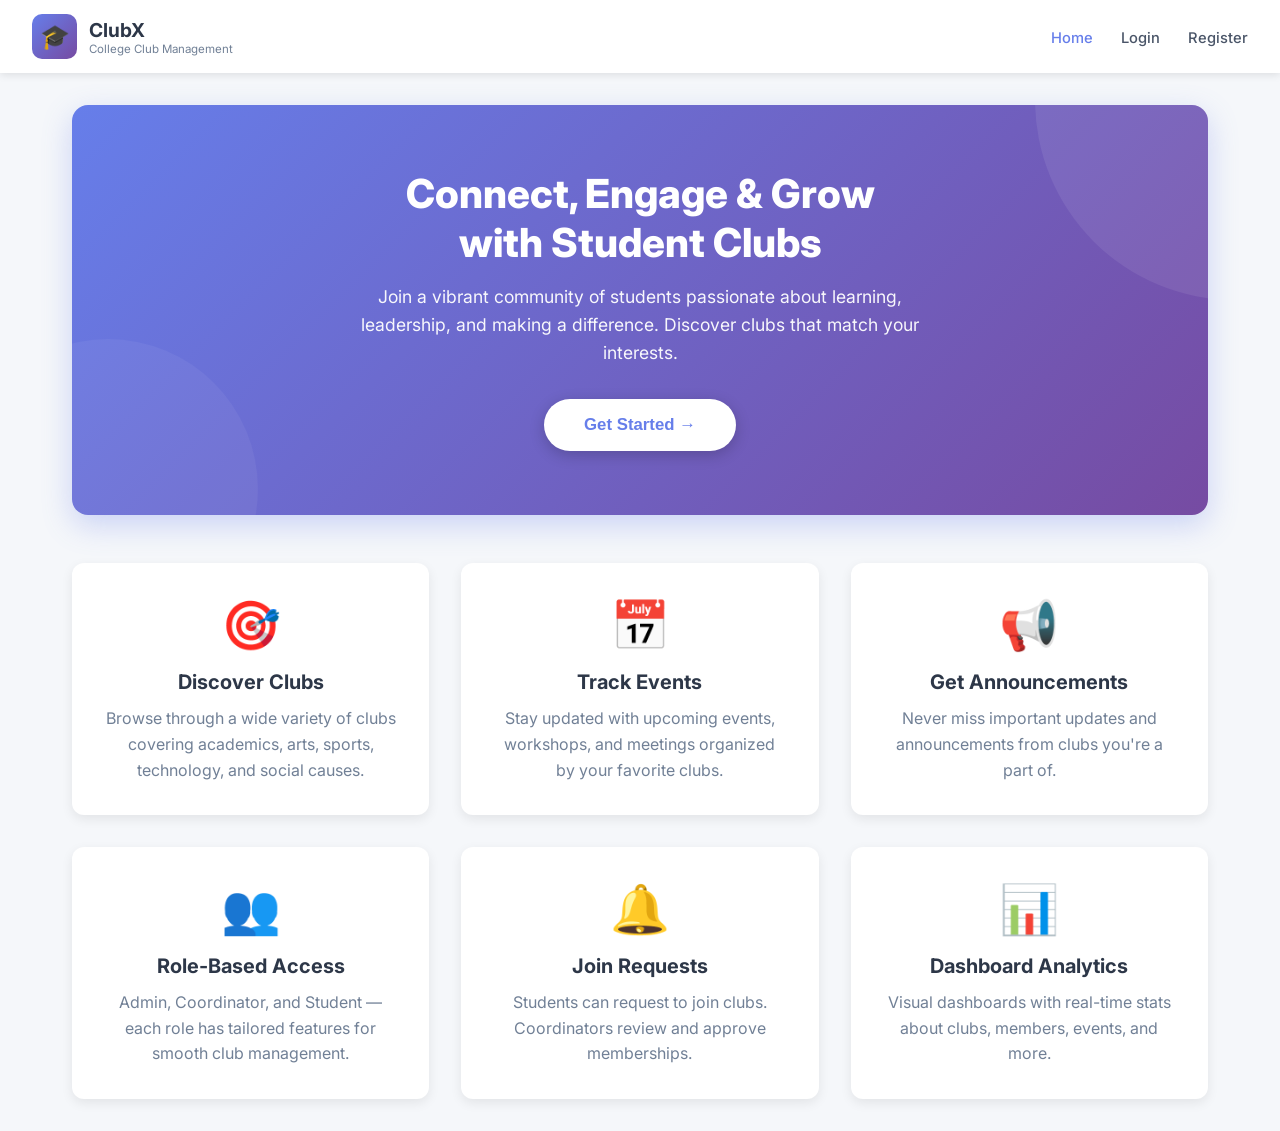
<file: index.html>
<!DOCTYPE html>
<html lang="en">

<head>
  <meta charset="UTF-8">
  <meta name="viewport" content="width=device-width, initial-scale=1.0">
  <title>College Club Management System</title>
  <meta name="description"
    content="Manage college clubs, events, and announcements. Join clubs, register for events, and stay updated.">
  <link rel="stylesheet" href="css/style.css">
</head>

<body>
  <div class="app-container">

    <!-- Navigation Bar -->
    <nav class="navbar">
      <div class="navbar-brand">
        <div class="brand-logo">🎓</div>
        <div class="brand-text">
          <h1>ClubX</h1>
          <p>College Club Management</p>
        </div>
      </div>
      <ul class="nav-links">
        <li><a href="#" class="nav-link active" data-page="home">Home</a></li>
        <li><a href="#" class="nav-link" data-page="login">Login</a></li>
        <li><a href="#" class="nav-link" data-page="register">Register</a></li>
      </ul>
    </nav>

    <!-- ========== HOME PAGE ========== -->
    <div id="home-page" class="page">
      <div class="page-content">
        <div class="hero-section">
          <h2>Connect, Engage & Grow<br>with Student Clubs</h2>
          <p>Join a vibrant community of students passionate about learning, leadership, and making a difference.
            Discover clubs that match your interests.</p>
          <button class="cta-button" onclick="navigateToPage('register')">Get Started →</button>
        </div>

        <div class="features-grid">
          <div class="feature-card">
            <div class="feature-icon">🎯</div>
            <h3>Discover Clubs</h3>
            <p>Browse through a wide variety of clubs covering academics, arts, sports, technology, and social causes.
            </p>
          </div>
          <div class="feature-card">
            <div class="feature-icon">📅</div>
            <h3>Track Events</h3>
            <p>Stay updated with upcoming events, workshops, and meetings organized by your favorite clubs.</p>
          </div>
          <div class="feature-card">
            <div class="feature-icon">📢</div>
            <h3>Get Announcements</h3>
            <p>Never miss important updates and announcements from clubs you're a part of.</p>
          </div>
          <div class="feature-card">
            <div class="feature-icon">👥</div>
            <h3>Role-Based Access</h3>
            <p>Admin, Coordinator, and Student — each role has tailored features for smooth club management.</p>
          </div>
          <div class="feature-card">
            <div class="feature-icon">🔔</div>
            <h3>Join Requests</h3>
            <p>Students can request to join clubs. Coordinators review and approve memberships.</p>
          </div>
          <div class="feature-card">
            <div class="feature-icon">📊</div>
            <h3>Dashboard Analytics</h3>
            <p>Visual dashboards with real-time stats about clubs, members, events, and more.</p>
          </div>
        </div>
      </div>
    </div>

    <!-- ========== LOGIN PAGE ========== -->
    <div id="login-page" class="page hidden">
      <div class="login-container">
        <div class="login-card">
          <h2>Welcome Back</h2>
          <p class="subtitle">Login to access your dashboard</p>
          <form id="login-form">
            <div class="form-group">
              <label for="login-email">Email Address</label>
              <input type="email" id="login-email" placeholder="you@college.edu" required>
            </div>
            <div class="form-group">
              <label for="login-password">Password</label>
              <input type="password" id="login-password" placeholder="Enter your password" required>
            </div>
            <button type="submit" class="login-button">Login</button>
          </form>

          <!-- Quick Login Demo Accounts -->
          <div class="demo-accounts">
            <p class="demo-title">⚡ Quick Login (Demo Accounts)</p>
            <div class="demo-buttons">
              <button class="demo-btn admin" onclick="quickLogin('admin@college.edu','admin123')">
                🔴 Admin
              </button>
              <button class="demo-btn coordinator" onclick="quickLogin('rahul@college.edu','coord123')">
                🟡 Coordinator
              </button>
              <button class="demo-btn student" onclick="quickLogin('priya@college.edu','student123')">
                🟢 Student
              </button>
            </div>
          </div>

          <div class="login-footer">
            <p>New user? <a href="#" onclick="navigateToPage('register')">Create an account</a></p>
          </div>
        </div>
      </div>
    </div>

    <!-- ========== REGISTER PAGE ========== -->
    <div id="register-page" class="page hidden">
      <div class="login-container">
        <div class="login-card" style="max-width: 500px;">
          <h2>Create Account</h2>
          <p class="subtitle">Join the club community</p>
          <form id="register-form">
            <div class="form-group">
              <label for="reg-name">Full Name</label>
              <input type="text" id="reg-name" placeholder="John Doe" required>
            </div>
            <div class="form-group">
              <label for="reg-email">Email Address</label>
              <input type="email" id="reg-email" placeholder="you@college.edu" required>
            </div>
            <div class="form-row">
              <div class="form-group">
                <label for="reg-phone">Phone Number</label>
                <input type="tel" id="reg-phone" placeholder="9876543210">
              </div>
              <div class="form-group">
                <label for="reg-department">Department</label>
                <input type="text" id="reg-department" placeholder="CSE">
              </div>
            </div>
            <div class="form-row">
              <div class="form-group">
                <label for="reg-year">Year</label>
                <select id="reg-year">
                  <option value="1">1st Year</option>
                  <option value="2">2nd Year</option>
                  <option value="3">3rd Year</option>
                  <option value="4">4th Year</option>
                </select>
              </div>
              <div class="form-group">
                <label for="reg-password">Password</label>
                <input type="password" id="reg-password" placeholder="Min 6 characters" required>
              </div>
            </div>
            <div class="form-group">
              <label>Register as</label>
              <div class="role-selector">
                <div class="role-option selected" data-role="student" onclick="selectRole(this)">
                  <span class="role-icon">🎓</span>
                  Student
                </div>
                <div class="role-option" data-role="coordinator" onclick="selectRole(this)">
                  <span class="role-icon">📋</span>
                  Coordinator
                </div>
              </div>
            </div>
            <button type="submit" class="login-button">Create Account</button>
          </form>
          <div class="login-footer">
            <p>Already have an account? <a href="#" onclick="navigateToPage('login')">Login here</a></p>
          </div>
        </div>
      </div>
    </div>

  </div>

  <!-- Database -->
  <script src="js/firebase-config.js"></script>
  <script src="js/auth.js"></script>
  <script>
    // --- Navigation ---
    document.querySelectorAll('.nav-link').forEach(link => {
      link.addEventListener('click', (e) => {
        e.preventDefault();
        navigateToPage(e.target.getAttribute('data-page'));
      });
    });

    // --- Role Selector ---
    let selectedRole = 'student';

    function selectRole(el) {
      document.querySelectorAll('.role-option').forEach(opt => opt.classList.remove('selected'));
      el.classList.add('selected');
      selectedRole = el.getAttribute('data-role');
    }

    // --- Login Form ---
    document.getElementById('login-form').addEventListener('submit', async (e) => {
      e.preventDefault();
      const email = document.getElementById('login-email').value.trim();
      const password = document.getElementById('login-password').value;
      await loginUser(email, password);
    });

    // --- Quick Login ---
    async function quickLogin(email, password) {
      document.getElementById('login-email').value = email;
      document.getElementById('login-password').value = password;
      await loginUser(email, password);
    }

    // --- Register Form ---
    document.getElementById('register-form').addEventListener('submit', async (e) => {
      e.preventDefault();
      const name = document.getElementById('reg-name').value.trim();
      const email = document.getElementById('reg-email').value.trim();
      const password = document.getElementById('reg-password').value;
      const phone = document.getElementById('reg-phone').value.trim();
      const department = document.getElementById('reg-department').value.trim();
      const year = document.getElementById('reg-year').value;

      if (password.length < 6) {
        showToast('Password must be at least 6 characters.', 'error');
        return;
      }

      await registerUser(name, email, password, selectedRole, department, year, phone);
    });
  </script>
</body>

</html>
</file>
<file: css/style.css>
/* ==========================================
   CLUB MANAGEMENT SYSTEM - SHARED STYLES
   ========================================== */

/* --- Reset & Base --- */
@import url('https://fonts.googleapis.com/css2?family=Inter:wght@300;400;500;600;700;800&display=swap');

* {
  margin: 0;
  padding: 0;
  box-sizing: border-box;
}

html,
body {
  height: 100%;
}

body {
  font-family: 'Inter', 'Segoe UI', Tahoma, Geneva, Verdana, sans-serif;
  background: #f5f7fa;
  min-height: 100%;
  overflow-x: hidden;
  color: #2d3748;
}

a {
  text-decoration: none;
  color: inherit;
}

/* --- CSS Variables --- */
:root {
  --primary: #667eea;
  --primary-dark: #5a67d8;
  --secondary: #764ba2;
  --gradient: linear-gradient(135deg, #667eea 0%, #764ba2 100%);
  --gradient-pink: linear-gradient(135deg, #f093fb 0%, #f5576c 100%);
  --gradient-blue: linear-gradient(135deg, #4facfe 0%, #00f2fe 100%);
  --gradient-green: linear-gradient(135deg, #43e97b 0%, #38f9d7 100%);
  --gradient-orange: linear-gradient(135deg, #fa709a 0%, #fee140 100%);
  --bg: #f5f7fa;
  --card-bg: #ffffff;
  --text: #2d3748;
  --text-secondary: #718096;
  --text-light: #a0aec0;
  --border: #e2e8f0;
  --shadow: 0 4px 12px rgba(0, 0, 0, 0.08);
  --shadow-lg: 0 10px 30px rgba(0, 0, 0, 0.15);
  --radius: 12px;
  --radius-sm: 8px;
}

/* --- App Container --- */
.app-container {
  width: 100%;
  min-height: 100%;
  background: var(--bg);
}

/* ==========================================
   NAVIGATION BAR
   ========================================== */
.navbar {
  background: var(--card-bg);
  box-shadow: 0 2px 8px rgba(0, 0, 0, 0.1);
  padding: 0.875rem 2rem;
  display: flex;
  justify-content: space-between;
  align-items: center;
  position: sticky;
  top: 0;
  z-index: 1000;
}

.navbar-brand {
  display: flex;
  align-items: center;
  gap: 0.75rem;
}

.brand-logo {
  width: 45px;
  height: 45px;
  background: var(--gradient);
  border-radius: 10px;
  display: flex;
  align-items: center;
  justify-content: center;
  font-size: 1.5rem;
  color: white;
}

.brand-text h1 {
  font-size: 1.2rem;
  color: var(--text);
  font-weight: 700;
}

.brand-text p {
  font-size: 0.72rem;
  color: var(--text-secondary);
}

.nav-links {
  display: flex;
  gap: 1.75rem;
  list-style: none;
  align-items: center;
}

.nav-links a {
  text-decoration: none;
  color: #4a5568;
  font-weight: 500;
  transition: color 0.3s;
  font-size: 0.92rem;
  cursor: pointer;
}

.nav-links a:hover,
.nav-links a.active {
  color: var(--primary);
}

.nav-user {
  display: flex;
  align-items: center;
  gap: 0.75rem;
}

.nav-avatar {
  width: 36px;
  height: 36px;
  border-radius: 50%;
  background: var(--gradient);
  display: flex;
  align-items: center;
  justify-content: center;
  color: white;
  font-weight: 600;
  font-size: 0.85rem;
}

.nav-user span {
  font-weight: 500;
  color: var(--text);
  font-size: 0.9rem;
}

.logout-btn {
  background: none;
  border: 2px solid var(--border);
  padding: 0.5rem 1rem;
  border-radius: var(--radius-sm);
  font-weight: 500;
  cursor: pointer;
  transition: all 0.3s;
  color: #e53e3e;
  font-size: 0.85rem;
}

.logout-btn:hover {
  background: #fff5f5;
  border-color: #e53e3e;
}

/* ==========================================
   PAGE CONTENT
   ========================================== */
.page-content {
  max-width: 1200px;
  margin: 0 auto;
  padding: 2rem;
}

.hidden {
  display: none !important;
}

/* ==========================================
   HERO SECTION (Home)
   ========================================== */
.hero-section {
  background: var(--gradient);
  color: white;
  padding: 4rem 2rem;
  border-radius: 16px;
  text-align: center;
  margin-bottom: 3rem;
  box-shadow: 0 10px 30px rgba(102, 126, 234, 0.3);
  position: relative;
  overflow: hidden;
}

.hero-section::before {
  content: '';
  position: absolute;
  top: -50%;
  right: -20%;
  width: 400px;
  height: 400px;
  background: rgba(255, 255, 255, 0.08);
  border-radius: 50%;
}

.hero-section::after {
  content: '';
  position: absolute;
  bottom: -30%;
  left: -10%;
  width: 300px;
  height: 300px;
  background: rgba(255, 255, 255, 0.05);
  border-radius: 50%;
}

.hero-section h2 {
  font-size: 2.5rem;
  margin-bottom: 1rem;
  font-weight: 800;
  position: relative;
  z-index: 1;
}

.hero-section p {
  font-size: 1.1rem;
  margin-bottom: 2rem;
  opacity: 0.95;
  max-width: 600px;
  margin-left: auto;
  margin-right: auto;
  line-height: 1.6;
  position: relative;
  z-index: 1;
}

/* --- Buttons --- */
.cta-button {
  background: white;
  color: var(--primary);
  border: none;
  padding: 1rem 2.5rem;
  font-size: 1.05rem;
  font-weight: 600;
  border-radius: 50px;
  cursor: pointer;
  transition: all 0.3s;
  box-shadow: 0 4px 15px rgba(0, 0, 0, 0.2);
  position: relative;
  z-index: 1;
}

.cta-button:hover {
  transform: translateY(-2px);
  box-shadow: 0 6px 20px rgba(0, 0, 0, 0.3);
}

.btn-primary {
  background: var(--gradient);
  color: white;
  border: none;
  padding: 0.875rem 1.75rem;
  font-size: 0.95rem;
  font-weight: 600;
  border-radius: var(--radius-sm);
  cursor: pointer;
  transition: all 0.3s;
}

.btn-primary:hover {
  transform: translateY(-2px);
  box-shadow: 0 4px 12px rgba(102, 126, 234, 0.4);
}

.btn-secondary {
  background: #e2e8f0;
  color: #4a5568;
  border: none;
  padding: 0.875rem 1.75rem;
  font-size: 0.95rem;
  font-weight: 600;
  border-radius: var(--radius-sm);
  cursor: pointer;
  transition: all 0.3s;
}

.btn-secondary:hover {
  background: #cbd5e0;
}

.btn-danger {
  background: linear-gradient(135deg, #e53e3e, #c53030);
  color: white;
  border: none;
  padding: 0.6rem 1.2rem;
  font-size: 0.85rem;
  font-weight: 600;
  border-radius: var(--radius-sm);
  cursor: pointer;
  transition: all 0.3s;
}

.btn-danger:hover {
  transform: translateY(-1px);
  box-shadow: 0 4px 12px rgba(229, 62, 62, 0.4);
}

.btn-success {
  background: linear-gradient(135deg, #38a169, #2f855a);
  color: white;
  border: none;
  padding: 0.6rem 1.2rem;
  font-size: 0.85rem;
  font-weight: 600;
  border-radius: var(--radius-sm);
  cursor: pointer;
  transition: all 0.3s;
}

.btn-success:hover {
  transform: translateY(-1px);
}

.btn-sm {
  padding: 0.5rem 1rem;
  font-size: 0.8rem;
}

.btn-block {
  width: 100%;
}

/* ==========================================
   FEATURE CARDS (Home)
   ========================================== */
.features-grid {
  display: grid;
  grid-template-columns: repeat(auto-fit, minmax(280px, 1fr));
  gap: 2rem;
  margin-top: 3rem;
}

.feature-card {
  background: var(--card-bg);
  padding: 2rem;
  border-radius: var(--radius);
  box-shadow: var(--shadow);
  text-align: center;
  transition: transform 0.3s;
}

.feature-card:hover {
  transform: translateY(-5px);
}

.feature-icon {
  font-size: 3rem;
  margin-bottom: 1rem;
}

.feature-card h3 {
  color: var(--text);
  margin-bottom: 0.75rem;
  font-size: 1.25rem;
}

.feature-card p {
  color: var(--text-secondary);
  line-height: 1.6;
}

/* ==========================================
   LOGIN / REGISTER
   ========================================== */
.login-container {
  display: flex;
  align-items: center;
  justify-content: center;
  min-height: calc(100vh - 75px);
  padding: 2rem;
}

.login-card {
  background: var(--card-bg);
  padding: 3rem;
  border-radius: 16px;
  box-shadow: var(--shadow-lg);
  width: 100%;
  max-width: 440px;
}

.login-card h2 {
  color: var(--text);
  margin-bottom: 0.5rem;
  font-size: 1.85rem;
  text-align: center;
}

.login-card .subtitle {
  color: var(--text-secondary);
  text-align: center;
  margin-bottom: 2rem;
  font-size: 0.95rem;
}

/* --- Forms --- */
.form-group {
  margin-bottom: 1.25rem;
}

.form-group label {
  display: block;
  color: #4a5568;
  margin-bottom: 0.4rem;
  font-weight: 500;
  font-size: 0.9rem;
}

.form-group input,
.form-group select,
.form-group textarea {
  width: 100%;
  padding: 0.8rem 1rem;
  border: 2px solid var(--border);
  border-radius: var(--radius-sm);
  font-size: 0.95rem;
  font-family: inherit;
  transition: border-color 0.3s;
  background: white;
}

.form-group input:focus,
.form-group select:focus,
.form-group textarea:focus {
  outline: none;
  border-color: var(--primary);
}

.form-group textarea {
  resize: vertical;
  min-height: 80px;
}

.form-row {
  display: grid;
  grid-template-columns: 1fr 1fr;
  gap: 1rem;
}

.login-button {
  width: 100%;
  background: var(--gradient);
  color: white;
  border: none;
  padding: 0.95rem;
  font-size: 1.05rem;
  font-weight: 600;
  border-radius: var(--radius-sm);
  cursor: pointer;
  transition: all 0.3s;
  margin-top: 0.5rem;
}

.login-button:hover {
  transform: translateY(-2px);
  box-shadow: 0 6px 20px rgba(102, 126, 234, 0.4);
}

.login-footer {
  text-align: center;
  margin-top: 1.5rem;
  color: var(--text-secondary);
  font-size: 0.9rem;
}

.login-footer a {
  color: var(--primary);
  text-decoration: none;
  font-weight: 600;
  cursor: pointer;
}

.role-selector {
  display: flex;
  gap: 0.75rem;
  margin-top: 0.5rem;
}

.role-option {
  flex: 1;
  padding: 0.75rem;
  border: 2px solid var(--border);
  border-radius: var(--radius-sm);
  text-align: center;
  cursor: pointer;
  transition: all 0.3s;
  font-weight: 500;
  font-size: 0.85rem;
}

.role-option:hover {
  border-color: var(--primary);
}

.role-option.selected {
  border-color: var(--primary);
  background: rgba(102, 126, 234, 0.08);
  color: var(--primary);
}

.role-option .role-icon {
  font-size: 1.5rem;
  display: block;
  margin-bottom: 0.25rem;
}

/* --- Demo Quick Login --- */
.demo-accounts {
  margin-top: 1.5rem;
  padding-top: 1.5rem;
  border-top: 2px dashed var(--border);
}

.demo-title {
  text-align: center;
  font-size: 0.85rem;
  font-weight: 600;
  color: var(--text-secondary);
  margin-bottom: 0.75rem;
}

.demo-buttons {
  display: flex;
  gap: 0.5rem;
}

.demo-btn {
  flex: 1;
  padding: 0.65rem 0.5rem;
  border: 2px solid var(--border);
  border-radius: var(--radius-sm);
  background: #f7fafc;
  font-weight: 600;
  font-size: 0.82rem;
  cursor: pointer;
  transition: all 0.3s;
  font-family: inherit;
}

.demo-btn:hover {
  transform: translateY(-2px);
  box-shadow: 0 4px 12px rgba(0, 0, 0, 0.1);
}

.demo-btn.admin {
  border-color: #e53e3e;
  color: #e53e3e;
}

.demo-btn.admin:hover {
  background: #fff5f5;
}

.demo-btn.coordinator {
  border-color: #dd6b20;
  color: #dd6b20;
}

.demo-btn.coordinator:hover {
  background: #fffaf0;
}

.demo-btn.student {
  border-color: #38a169;
  color: #38a169;
}

.demo-btn.student:hover {
  background: #f0fff4;
}

/* ==========================================
   DASHBOARD
   ========================================== */
.dashboard-header {
  background: var(--card-bg);
  padding: 2rem;
  border-radius: var(--radius);
  margin-bottom: 2rem;
  box-shadow: 0 2px 8px rgba(0, 0, 0, 0.06);
}

.dashboard-header h2 {
  color: var(--text);
  font-size: 1.75rem;
  margin-bottom: 0.35rem;
}

.dashboard-header p {
  color: var(--text-secondary);
}

.stats-grid {
  display: grid;
  grid-template-columns: repeat(auto-fit, minmax(240px, 1fr));
  gap: 1.5rem;
  margin-bottom: 2rem;
}

.stat-card {
  background: var(--card-bg);
  padding: 1.5rem;
  border-radius: var(--radius);
  box-shadow: var(--shadow);
  display: flex;
  align-items: center;
  gap: 1.25rem;
  transition: transform 0.3s;
}

.stat-card:hover {
  transform: translateY(-3px);
}

.stat-icon {
  width: 56px;
  height: 56px;
  border-radius: var(--radius);
  display: flex;
  align-items: center;
  justify-content: center;
  font-size: 1.5rem;
  flex-shrink: 0;
}

.stat-icon.clubs {
  background: var(--gradient);
}

.stat-icon.events {
  background: var(--gradient-pink);
}

.stat-icon.announcements {
  background: var(--gradient-blue);
}

.stat-icon.members {
  background: var(--gradient-green);
}

.stat-icon.requests {
  background: var(--gradient-orange);
}

.stat-info h3 {
  color: var(--text);
  font-size: 1.75rem;
  margin-bottom: 0.15rem;
}

.stat-info p {
  color: var(--text-secondary);
  font-size: 0.85rem;
}

/* ==========================================
   PAGE HEADER
   ========================================== */
.page-header {
  background: var(--card-bg);
  padding: 1.75rem 2rem;
  border-radius: var(--radius);
  margin-bottom: 2rem;
  box-shadow: 0 2px 8px rgba(0, 0, 0, 0.06);
  display: flex;
  justify-content: space-between;
  align-items: center;
}

.page-header h2 {
  color: var(--text);
  font-size: 1.6rem;
}

/* ==========================================
   SECTION CARD
   ========================================== */
.section-card {
  background: var(--card-bg);
  padding: 2rem;
  border-radius: var(--radius);
  box-shadow: var(--shadow);
  margin-bottom: 2rem;
}

.section-card h3 {
  color: var(--text);
  margin-bottom: 1.25rem;
  font-size: 1.35rem;
  border-bottom: 2px solid var(--border);
  padding-bottom: 0.65rem;
}

/* ==========================================
   CLUB CARDS
   ========================================== */
.clubs-grid {
  display: grid;
  grid-template-columns: repeat(auto-fill, minmax(300px, 1fr));
  gap: 1.5rem;
}

.club-card {
  background: var(--card-bg);
  border-radius: var(--radius);
  overflow: hidden;
  box-shadow: var(--shadow);
  transition: transform 0.3s, box-shadow 0.3s;
}

.club-card:hover {
  transform: translateY(-5px);
  box-shadow: 0 8px 24px rgba(0, 0, 0, 0.15);
}

.club-header {
  background: var(--gradient);
  color: white;
  padding: 1.75rem 1.5rem;
  text-align: center;
}

.club-header h3 {
  font-size: 1.3rem;
  margin-bottom: 0.25rem;
}

.club-header p {
  opacity: 0.85;
  font-size: 0.85rem;
}

.club-body {
  padding: 1.5rem;
}

.club-body p {
  color: var(--text-secondary);
  line-height: 1.6;
  margin-bottom: 1rem;
  font-size: 0.92rem;
}

.club-meta {
  display: flex;
  align-items: center;
  gap: 1rem;
  color: #4a5568;
  font-size: 0.85rem;
  margin-bottom: 1.25rem;
}

.club-actions {
  display: flex;
  gap: 0.5rem;
}

.club-actions button {
  flex: 1;
}

/* Club Banner (Details) */
.club-banner {
  background: var(--gradient);
  color: white;
  padding: 3rem 2rem;
  border-radius: var(--radius);
  margin-bottom: 2rem;
  text-align: center;
  position: relative;
  overflow: hidden;
}

.club-banner h2 {
  font-size: 2.2rem;
  margin-bottom: 0.5rem;
  position: relative;
  z-index: 1;
}

.club-banner p {
  opacity: 0.9;
  font-size: 1rem;
  position: relative;
  z-index: 1;
}

/* ==========================================
   MEMBER LIST
   ========================================== */
.member-list {
  display: grid;
  grid-template-columns: repeat(auto-fill, minmax(200px, 1fr));
  gap: 1rem;
}

.member-item {
  display: flex;
  align-items: center;
  gap: 0.75rem;
  padding: 0.75rem;
  background: #f7fafc;
  border-radius: var(--radius-sm);
  transition: background 0.3s;
}

.member-item:hover {
  background: #edf2f7;
}

.member-avatar {
  width: 40px;
  height: 40px;
  border-radius: 50%;
  background: var(--gradient);
  display: flex;
  align-items: center;
  justify-content: center;
  color: white;
  font-weight: 600;
  font-size: 0.85rem;
  flex-shrink: 0;
}

.member-info span {
  display: block;
  color: var(--text);
  font-weight: 500;
  font-size: 0.9rem;
}

.member-info small {
  color: var(--text-secondary);
  font-size: 0.8rem;
}

/* ==========================================
   EVENT CARDS
   ========================================== */
.event-card {
  background: var(--card-bg);
  border-radius: var(--radius);
  padding: 1.5rem;
  box-shadow: var(--shadow);
  margin-bottom: 1.25rem;
  display: flex;
  gap: 1.25rem;
  transition: transform 0.3s;
}

.event-card:hover {
  transform: translateY(-3px);
  box-shadow: 0 8px 20px rgba(0, 0, 0, 0.12);
}

.event-date {
  background: var(--gradient);
  color: white;
  padding: 0.75rem;
  border-radius: 10px;
  text-align: center;
  min-width: 72px;
  display: flex;
  flex-direction: column;
  align-items: center;
  justify-content: center;
}

.event-date .day {
  font-size: 1.75rem;
  font-weight: 700;
  line-height: 1;
}

.event-date .month {
  font-size: 0.8rem;
  font-weight: 500;
  margin-top: 2px;
}

.event-info {
  flex: 1;
}

.event-info h3 {
  color: var(--text);
  margin-bottom: 0.65rem;
  font-size: 1.2rem;
}

.event-details {
  display: flex;
  flex-wrap: wrap;
  gap: 1.25rem;
  margin-bottom: 0.75rem;
  color: var(--text-secondary);
  font-size: 0.85rem;
}

.event-detail-item {
  display: flex;
  align-items: center;
  gap: 0.35rem;
}

/* ==========================================
   ANNOUNCEMENT CARDS
   ========================================== */
.announcement-card {
  background: var(--card-bg);
  border-left: 4px solid var(--primary);
  padding: 1.5rem;
  border-radius: var(--radius-sm);
  box-shadow: 0 2px 8px rgba(0, 0, 0, 0.06);
  margin-bottom: 1.25rem;
  transition: transform 0.2s;
}

.announcement-card:hover {
  transform: translateX(4px);
}

.announcement-header {
  display: flex;
  justify-content: space-between;
  align-items: center;
  margin-bottom: 0.75rem;
}

.announcement-badge {
  background: var(--gradient);
  color: white;
  padding: 0.3rem 0.8rem;
  border-radius: 20px;
  font-size: 0.78rem;
  font-weight: 600;
}

.announcement-date {
  color: var(--text-secondary);
  font-size: 0.82rem;
}

.announcement-content p {
  color: #4a5568;
  line-height: 1.65;
  font-size: 0.92rem;
}

/* ==========================================
   TABLES (Admin / Coordinator)
   ========================================== */
.data-table {
  width: 100%;
  border-collapse: separate;
  border-spacing: 0;
  margin-top: 1rem;
}

.data-table thead th {
  background: #f7fafc;
  padding: 0.85rem 1rem;
  text-align: left;
  font-weight: 600;
  font-size: 0.82rem;
  text-transform: uppercase;
  letter-spacing: 0.5px;
  color: var(--text-secondary);
  border-bottom: 2px solid var(--border);
}

.data-table tbody td {
  padding: 0.85rem 1rem;
  border-bottom: 1px solid #f0f0f0;
  font-size: 0.9rem;
  color: var(--text);
}

.data-table tbody tr:hover {
  background: #f7fafc;
}

.data-table tbody tr:last-child td {
  border-bottom: none;
}

.table-actions {
  display: flex;
  gap: 0.5rem;
}

.badge {
  display: inline-block;
  padding: 0.25rem 0.65rem;
  border-radius: 20px;
  font-size: 0.75rem;
  font-weight: 600;
}

.badge-admin {
  background: #fff5f5;
  color: #e53e3e;
}

.badge-coordinator {
  background: #fffff0;
  color: #d69e2e;
}

.badge-student {
  background: #f0fff4;
  color: #38a169;
}

.badge-pending {
  background: #fffff0;
  color: #d69e2e;
}

.badge-approved {
  background: #f0fff4;
  color: #38a169;
}

.badge-rejected {
  background: #fff5f5;
  color: #e53e3e;
}

/* ==========================================
   MODALS
   ========================================== */
.modal-overlay {
  position: fixed;
  top: 0;
  left: 0;
  right: 0;
  bottom: 0;
  background: rgba(0, 0, 0, 0.5);
  display: flex;
  align-items: center;
  justify-content: center;
  z-index: 2000;
  backdrop-filter: blur(4px);
}

.modal {
  background: var(--card-bg);
  border-radius: 16px;
  padding: 2rem;
  width: 90%;
  max-width: 520px;
  box-shadow: 0 20px 60px rgba(0, 0, 0, 0.3);
  animation: modalIn 0.3s ease;
}

@keyframes modalIn {
  from {
    transform: translateY(20px);
    opacity: 0;
  }

  to {
    transform: translateY(0);
    opacity: 1;
  }
}

.modal h3 {
  color: var(--text);
  font-size: 1.4rem;
  margin-bottom: 1.5rem;
}

.modal-actions {
  display: flex;
  gap: 0.75rem;
  margin-top: 1.5rem;
  justify-content: flex-end;
}

/* ==========================================
   TOAST NOTIFICATIONS
   ========================================== */
.toast {
  position: fixed;
  top: 20px;
  right: 20px;
  background: var(--gradient);
  color: white;
  padding: 1rem 1.75rem;
  border-radius: var(--radius-sm);
  box-shadow: 0 4px 15px rgba(0, 0, 0, 0.25);
  z-index: 9999;
  animation: slideIn 0.4s ease, fadeOut 0.4s ease 2.6s forwards;
  font-weight: 500;
  font-size: 0.92rem;
}

.toast.success {
  background: linear-gradient(135deg, #38a169, #2f855a);
}

.toast.error {
  background: linear-gradient(135deg, #e53e3e, #c53030);
}

@keyframes slideIn {
  from {
    transform: translateX(100%);
    opacity: 0;
  }

  to {
    transform: translateX(0);
    opacity: 1;
  }
}

@keyframes fadeOut {
  from {
    opacity: 1;
  }

  to {
    opacity: 0;
  }
}

/* ==========================================
   EMPTY STATE
   ========================================== */
.empty-state {
  text-align: center;
  padding: 3rem 2rem;
  color: var(--text-secondary);
}

.empty-state .empty-icon {
  font-size: 3.5rem;
  margin-bottom: 1rem;
  opacity: 0.5;
}

.empty-state h4 {
  font-size: 1.2rem;
  margin-bottom: 0.5rem;
  color: var(--text);
}

.empty-state p {
  font-size: 0.9rem;
}

/* ==========================================
   LOADING SPINNER
   ========================================== */
.loading {
  display: flex;
  align-items: center;
  justify-content: center;
  padding: 3rem;
}

.spinner {
  width: 40px;
  height: 40px;
  border: 4px solid var(--border);
  border-top-color: var(--primary);
  border-radius: 50%;
  animation: spin 0.8s linear infinite;
}

@keyframes spin {
  to {
    transform: rotate(360deg);
  }
}

/* ==========================================
   RESPONSIVE DESIGN
   ========================================== */
@media (max-width: 768px) {
  .navbar {
    flex-direction: column;
    gap: 0.75rem;
    padding: 0.75rem 1rem;
  }

  .nav-links {
    gap: 1rem;
    flex-wrap: wrap;
    justify-content: center;
  }

  .page-content {
    padding: 1rem;
  }

  .hero-section {
    padding: 2.5rem 1.5rem;
  }

  .hero-section h2 {
    font-size: 1.75rem;
  }

  .clubs-grid {
    grid-template-columns: 1fr;
  }

  .stats-grid {
    grid-template-columns: 1fr;
  }

  .event-card {
    flex-direction: column;
  }

  .form-row {
    grid-template-columns: 1fr;
  }

  .page-header {
    flex-direction: column;
    gap: 1rem;
    text-align: center;
  }

  .data-table {
    font-size: 0.8rem;
  }

  .modal {
    width: 95%;
    padding: 1.5rem;
  }

  .login-card {
    padding: 2rem;
  }

  .role-selector {
    flex-direction: column;
  }

  .member-list {
    grid-template-columns: 1fr;
  }
}
</file>
